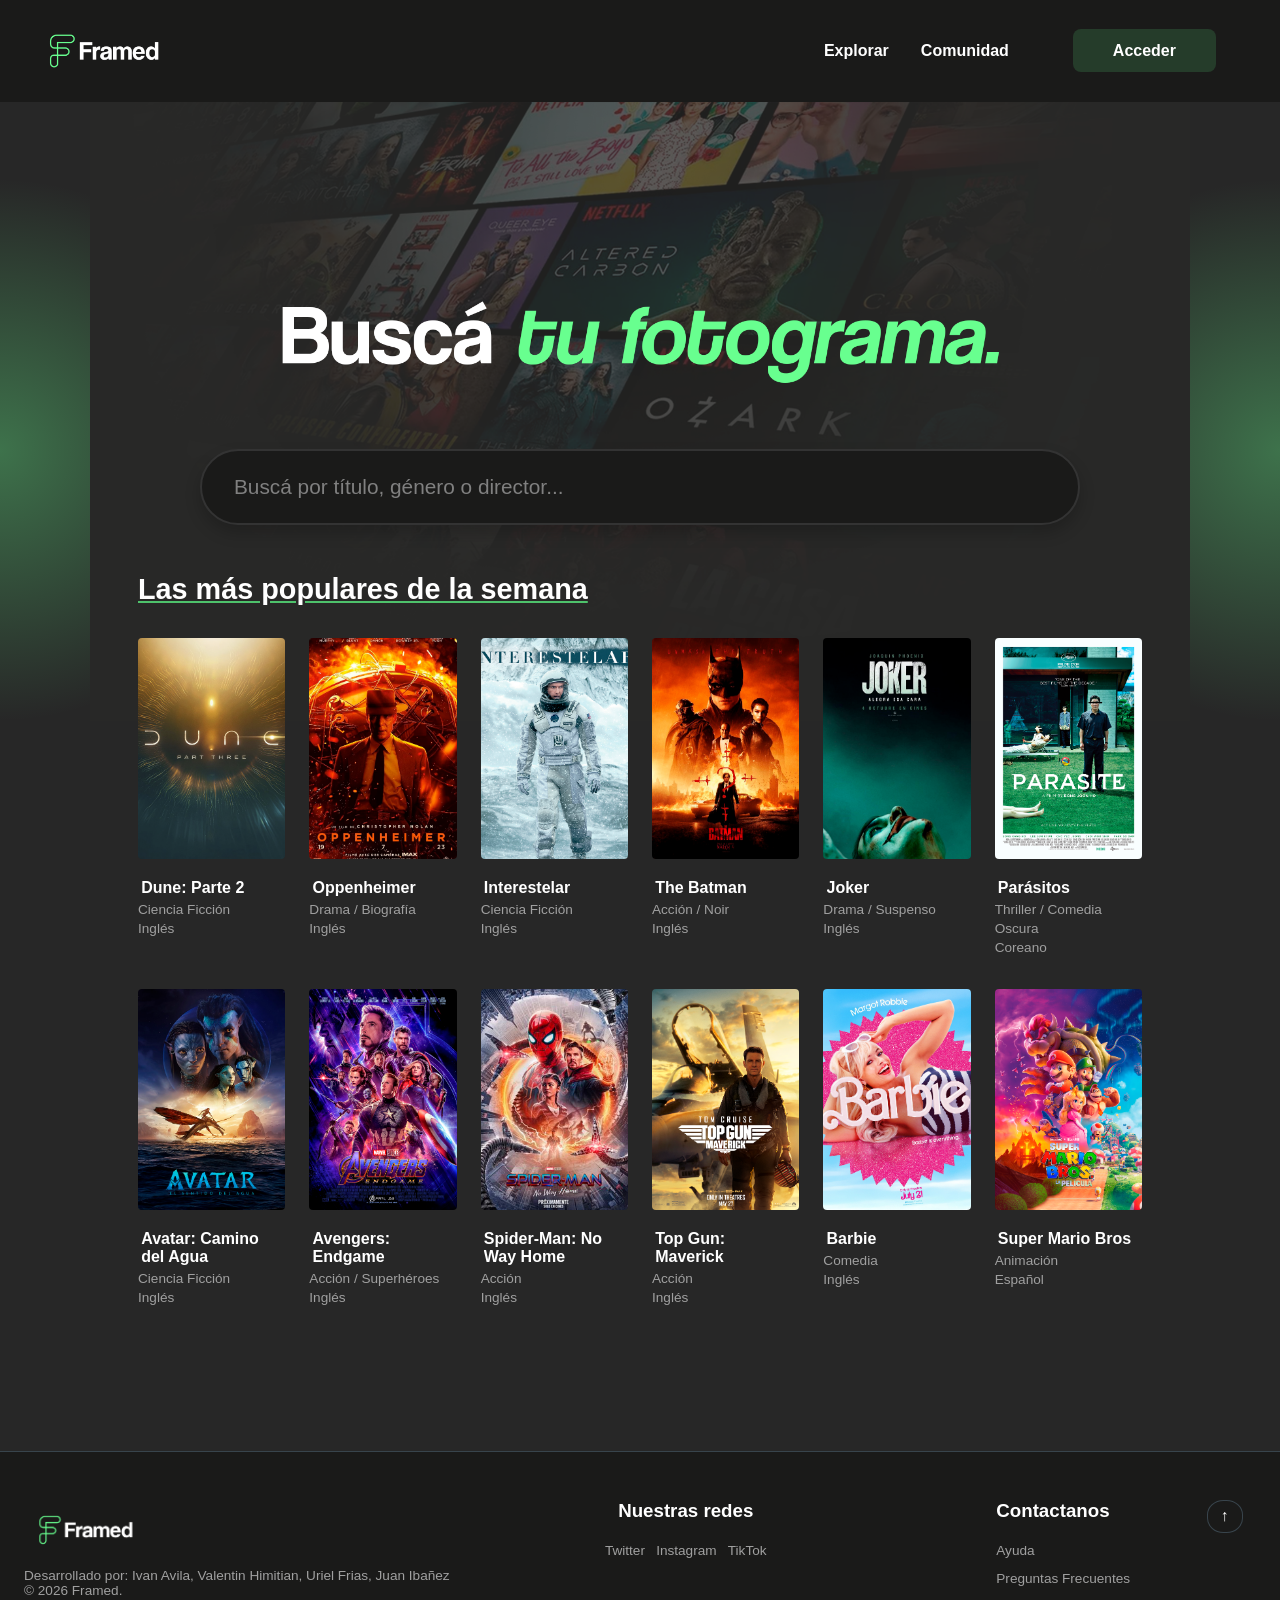
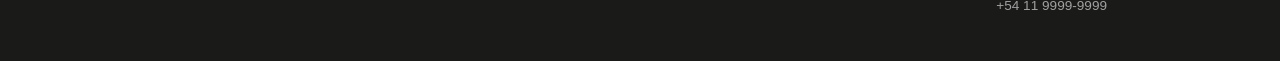
<file: pages/explorar.html>
<!DOCTYPE html>
<html lang="en">
<head>
    <meta charset="UTF-8">
    <meta name="viewport" content="width=device-width, initial-scale=1.0">
    <title>Framed | Explorar Películas</title>

    <link rel="shortcut icon" href="../img/favicon - framed.png" type="image/x-icon" />
    <link rel="stylesheet" href="../style/style.css">
</head>
<body>

<main>
        <section class="carteleraMasVistas">
            <section class="hero-img">
            <img src="../img/BUSCA-TU-FOTOGRAMA.png" width="1100px" alt="Hero Image">
            </section>
            
            <div class="EXPLORAR-CONT">
                
                <div class="buscador-container">
                <input type="text" id="input-buscador" placeholder="Buscá por título, género o director..." autocomplete="off">
            </div>

            <div id="contenedor-resultados" style="display: none;">
                <h2 style="color: #68ff8f;">Resultados:</h2>
                <div class="grid-peliculas" id="grid-resultados">
                    </div>
            </div>

            <div id="seccion-recomendadas">
                <h2 style="margin-top: 2rem;">Las más populares de la semana</h2>
                
                <div class="grid-peliculas">
                    <div class="peliculaCartelera">
                        <div class="poster-wrapper">
                            <a href="../pages/detalle-peli.html?id=dune2"><img src="../img/dune2.png" alt="Dune 2"></a>
                        </div>
                        <h3>Dune: Parte 2</h3>
                        <p class="info-genero">Ciencia Ficción</p>
                        <p class="info-idioma">Inglés</p>
                    </div>
                    <div class="peliculaCartelera">
                        <div class="poster-wrapper">
                            <a href="../pages/detalle-peli.html?id=oppenheimer"><img src="../img/oppenheimer.png" alt="Oppenheimer"></a>
                        </div>
                        <h3>Oppenheimer</h3>
                        <p class="info-genero">Drama / Biografía</p>
                        <p class="info-idioma">Inglés</p>
                    </div>
                    <div class="peliculaCartelera">
                        <div class="poster-wrapper">
                            <a href="../pages/detalle-peli.html?id=interstellar"><img src="../img/interstellar.png" alt="Interestelar"></a>
                        </div>
                        <h3>Interestelar</h3>
                        <p class="info-genero">Ciencia Ficción</p>
                        <p class="info-idioma">Inglés</p>
                    </div>
                    <div class="peliculaCartelera">
                        <div class="poster-wrapper">
                            <a href="../pages/detalle-peli.html?id=batman"><img src="../img/batman.png" alt="The Batman"></a>
                        </div>
                        <h3>The Batman</h3>
                        <p class="info-genero">Acción / Noir</p>
                        <p class="info-idioma">Inglés</p>
                    </div>
                    <div class="peliculaCartelera">
                        <div class="poster-wrapper">
                            <a href="../pages/detalle-peli.html?id=joker"><img src="../img/joker.png" alt="Joker"></a>
                        </div>
                        <h3>Joker</h3>
                        <p class="info-genero">Drama / Suspenso</p>
                        <p class="info-idioma">Inglés</p>
                    </div>
                    <div class="peliculaCartelera">
                        <div class="poster-wrapper">
                            <a href="../pages/detalle-peli.html?id=parasite"><img src="../img/parasite.png" alt="Parásitos"></a>
                        </div>
                        <h3>Parásitos</h3>
                        <p class="info-genero">Thriller / Comedia Oscura</p>
                        <p class="info-idioma">Coreano</p>
                    </div>
                </div>

                <div class="grid-peliculas">
                    <div class="peliculaCartelera">
                        <div class="poster-wrapper">
                            <a href="../pages/detalle-peli.html?id=avatar2"><img src="../img/avatar2.png" alt="Avatar"></a>
                        </div>
                        <h3>Avatar: Camino del Agua</h3>
                        <p class="info-genero">Ciencia Ficción</p>
                        <p class="info-idioma">Inglés</p>
                    </div>
                    <div class="peliculaCartelera">
                        <div class="poster-wrapper">
                            <a href="../pages/detalle-peli.html?id=avengers"><img src="../img/avengers.png" alt="Avengers Endgame"></a>
                        </div>
                        <h3>Avengers: Endgame</h3>
                        <p class="info-genero">Acción / Superhéroes</p>
                        <p class="info-idioma">Inglés</p>
                    </div>
                    <div class="peliculaCartelera">
                        <div class="poster-wrapper">
                            <a href="../pages/detalle-peli.html?id=spiderman"><img src="../img/spiderman.png" alt="Spider-Man"></a>
                        </div>
                        <h3>Spider-Man: No Way Home</h3>
                        <p class="info-genero">Acción</p>
                        <p class="info-idioma">Inglés</p>
                    </div>
                    <div class="peliculaCartelera">
                        <div class="poster-wrapper">
                            <a href="../pages/detalle-peli.html?id=topgun"><img src="../img/topgun.png" alt="Top Gun Maverick"></a>
                        </div>
                        <h3>Top Gun: Maverick</h3>
                        <p class="info-genero">Acción</p>
                        <p class="info-idioma">Inglés</p>
                    </div>
                    <div class="peliculaCartelera">
                        <div class="poster-wrapper">
                            <a href="../pages/detalle-peli.html?id=barbie"><img src="../img/barbie.png" alt="Barbie"></a>
                        </div>
                        <h3>Barbie</h3>
                        <p class="info-genero">Comedia</p>
                        <p class="info-idioma">Inglés</p>
                    </div>
                    <div class="peliculaCartelera">
                        <div class="poster-wrapper">
                            <a href="../pages/detalle-peli.html?id=mario"><img src="../img/mario.png" alt="Super Mario"></a>
                        </div>
                        <h3>Super Mario Bros</h3>
                        <p class="info-genero">Animación</p>
                        <p class="info-idioma">Español</p>
                    </div>
                </div>
            </div>
        </div>
    </section>
    </main>

    <script type="module" src="../script/explorar.js"></script>

</body>
</html>
</file>
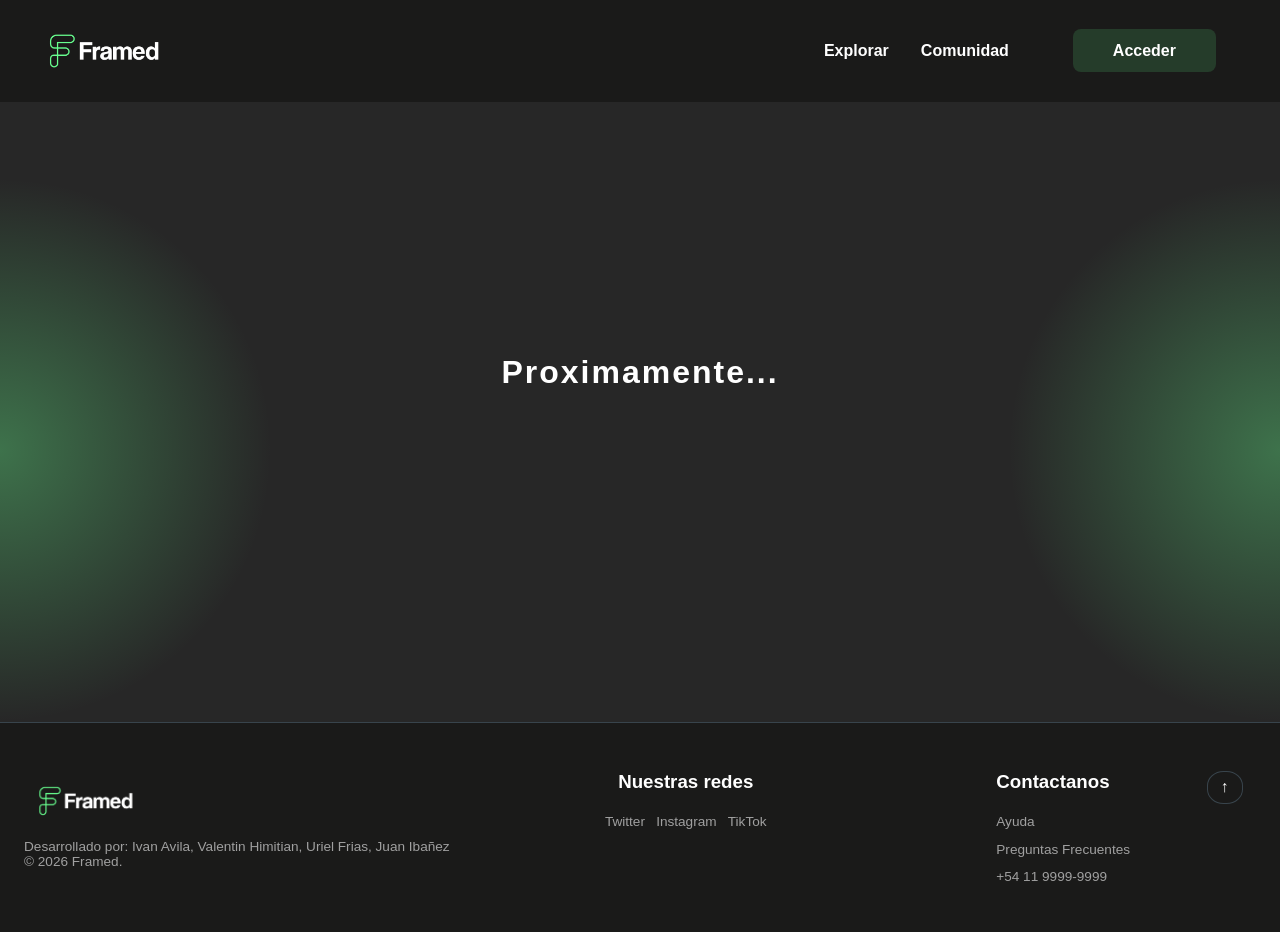
<file: pages/faq.html>
<!DOCTYPE html>
<html lang="en">
<head>
    <meta charset="UTF-8">
    <meta name="viewport" content="width=device-width, initial-scale=1.0">
    <title>Framed | Red social y diario de cine</title>

    <link rel="shortcut icon" href="../img/favicon - framed.png" type="image/x-icon" />

    <link rel="stylesheet" href="../style/style.css">
</head>
<body>

 <!-- <header>
    <nav class="navbar">
        <div class="logo">
            <a href="../index.html"><img src="../img/LOGO-FRAMED.png" alt="Framed Logo"></a>
        </div>

        <input type="checkbox" id="check" style="display: none;">
        
        <label for="check" class="menu-toggle">
            <span class="bar"></span>
            <span class="bar"></span>
                <span class="bar"></span>
            </label>

        <ul class="nav-links">
            <li><a href="../pages/explorar.html">Explorar</a></li>
            <li><a href="../pages/diario.html">Diario</a></li>
            <li><a href="../pages/comunidad.html">Comunidad</a></li>
            <li><a href="../pages/perfil.html">Perfil prueba</a></li>
            <li class="btn-mobile"><a href="../pages/login.html" class="btn-acceder">Acceder</a></li>
        </ul>
    </nav>
</header> -->

    <main>

            <div class="cartel-aviso">
                <h1>Proximamente...</h1>
            </div>
   
    </main>


<!-- <footer class="main-footer">
        <div class="footer-container"> -->

            <!-- IZQUIERDA-->
            <!-- <div class="footer-left">
                <a href="../index.html">
                    <img src="../img/LOGO-FRAMED.png" alt="Framed Logo" class="footer-logo">
                </a>

                <div class="team-info">
                    <p>Desarrollado por: Ivan Avila, Valentin Himitian,
                        Uriel Frias, Juan Ibañez</p>
                    <p class="copyright">&copy; 2026 Framed.</p>
                </div>
            </div> -->

            <!-- CENTRO -->
            <!-- <div class="footer-center">
                <h3>Nuestras redes</h3>

                <div class="social-contact">
                    <a href="https://twitter.com/framed" target="_blank">Twitter</a>
                    <a href="https://instagram.com/framed" target="_blank">Instagram</a>
                    <a href="#" target="_blank">TikTok</a>
                </div>
            </div> -->

            <!-- DERECHA -->
            <!-- <div class="footer-right">
                <h3>Contactanos</h3>
                <a href="#">Ayuda</a>
                <a href="./pages/faq.html">Preguntas Frecuentes</a>
                <a href="https://wa.me/541199999999" target="_blank" class="phone-link">+54 11 9999-9999</a>
            </div>

            <a href="#" class="btn-subir">&uarr;</a>

        </div>
    </footer> -->

    <script type="module" src="../script/script-pages.js"></script>

</body>
</html>
</file>
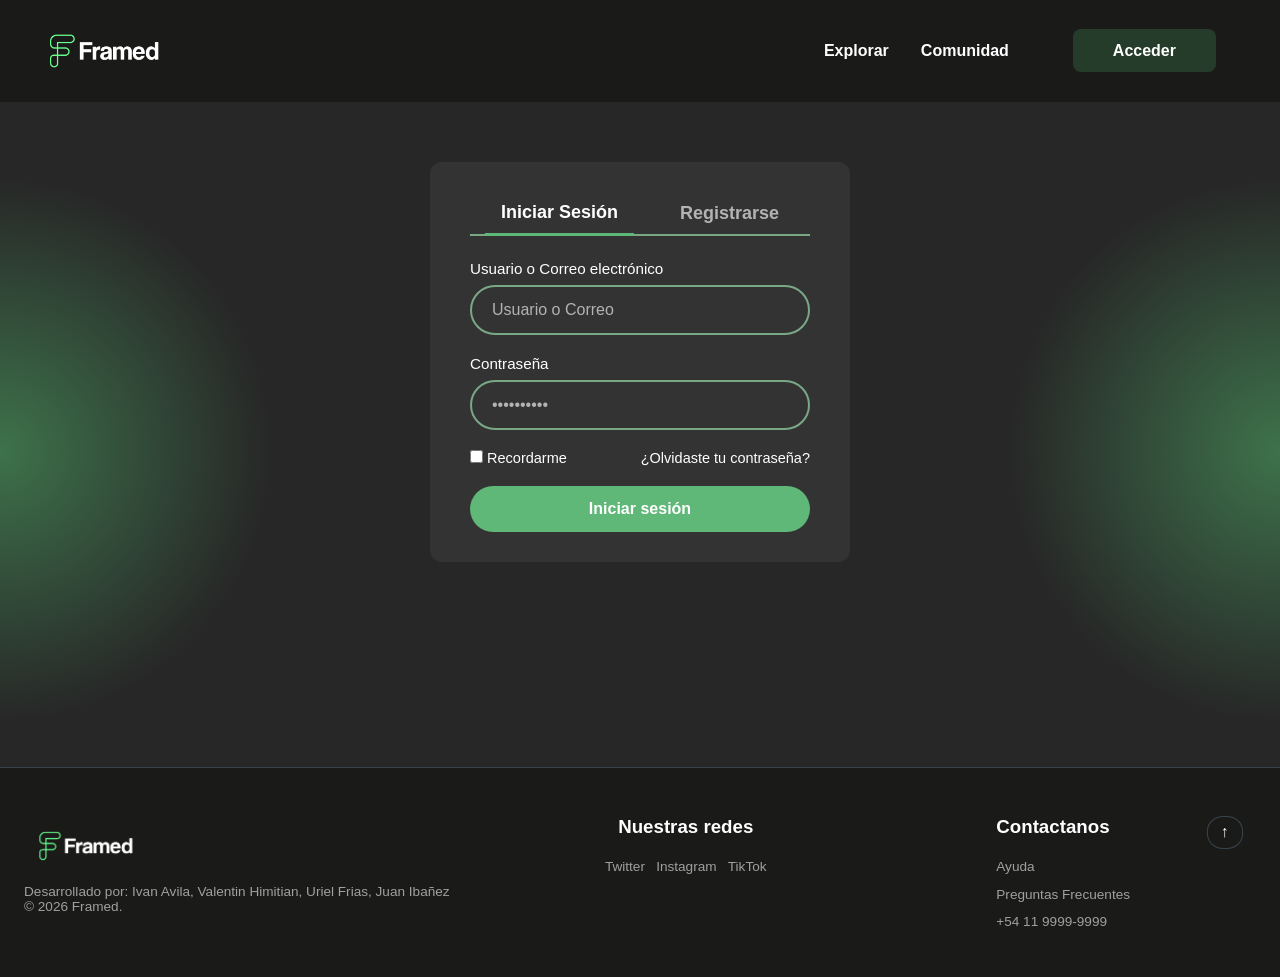
<file: pages/login.html>
<!DOCTYPE html>
<html lang="en">

<head>
    <meta charset="UTF-8">
    <meta name="viewport" content="width=device-width, initial-scale=1.0">
    <title>Framed | Red social y diario de cine</title>

    <link rel="shortcut icon" href="../img/favicon - framed.png" type="image/x-icon" />
    <!-- <link rel="stylesheet" href="../style/registrar.css"> -->
    <link rel="stylesheet" href="../style/style.css">
    <link rel="stylesheet" href="../style/formularios.css">
    <link rel="stylesheet" href="../style/modal.css">
</head>

<body>

    <!-- <header>
        <nav class="navbar">
            <div class="logo">
                <a href="../index.html"><img src="../img/LOGO-FRAMED.png" alt="Framed Logo"></a>
            </div>
            <ul class="nav-links">
                <li><a href="./explorar.html">Explorar</a></li>
                <li><a href="./diario.html">Diario</a></li>
                <li><a href="./comunidad.html">Comunidad</a></li>
                <li><a href="./perfil.html">Perfil</a></li>
            </ul>
        </nav>
    </header> -->

    <main class="login-container" id="contenedor-formularios">

    </main>

    <!-- <main class="login-container">
        <form class="caja-login">
            <h2>Inicia sesión en Framed</h2>

            <label for="usuario o email" class="campo-formulario">
                <input id="usuario o email" type="text" placeholder="Usuario o Correo electrónico" title="Correo electrónico" required>
            </label>

            <label for="password" class="campo-formulario">
                <input id="password" type="password" placeholder="Contraseña"
                    pattern="(?=.*[a-z])(?=.*{A-Z})(?=.*[0-9])(?=.*[#$!%=]).{8,12}" title="Contraseña" required>
            </label>

            <div class="recordarme-recuperar-password">
                <label>
                    <input type="checkbox"> Recordarme
                </label>
                <a href="./olvidar-contrasenia.html">¿Olvidaste tu contraseña?</a>
            </div>

            <button type="submit" class="btn-loguear">Iniciar sesión</button>

            <div class="link-registrar">
                <p>No tienes una cuenta?
                    <a href="../pages/registrar.html">Registrarse</a>
                </p>
            </div>

        </form>

    </main> -->

    <!-- <footer class="main-footer">
        <div class="footer-container"> -->

    <!-- IZQUIERDA-->
    <!-- <div class="footer-left">
                <a href="./index.html">
                    <img src="../img/LOGO-FRAMED.png" alt="Framed Logo" class="footer-logo">
                </a>

                <div class="team-info">
                    <p>Desarrollado por: Ivan Avila, Valentin Himitian, Uriel Frias, Juan Ibañez</p>
                    <p class="copyright">&copy; 2026 Framed.</p>
                </div>
            </div> -->

    <!-- CENTRO -->
    <!-- <div class="footer-center">
                <h3>Nuestras redes</h3>

                <div class="social-contact">
                    <a href="https://twitter.com/framed" target="_blank">Twitter</a>
                    <a href="https://instagram.com/framed" target="_blank">Instagram</a>
                    <a href="#" target="_blank">TikTok</a>
                </div>
            </div> -->

    <!-- DERECHA -->
    <!-- <div class="footer-right">
                <h3>Contactanos</h3>
                <a href="#">Ayuda</a>
                <a href="./pages/faq.html">Preguntas Frecuentes</a>
                <a href="https://wa.me/541199999999" target="_blank" class="phone-link">+54 11 9999-9999</a>
            </div>

            <a href="#" class="btn-subir">&uarr;</a>

        </div>
    </footer> -->

    <script type="module" src="../script/script-pages.js"></script>

</body>

</html>
</file>
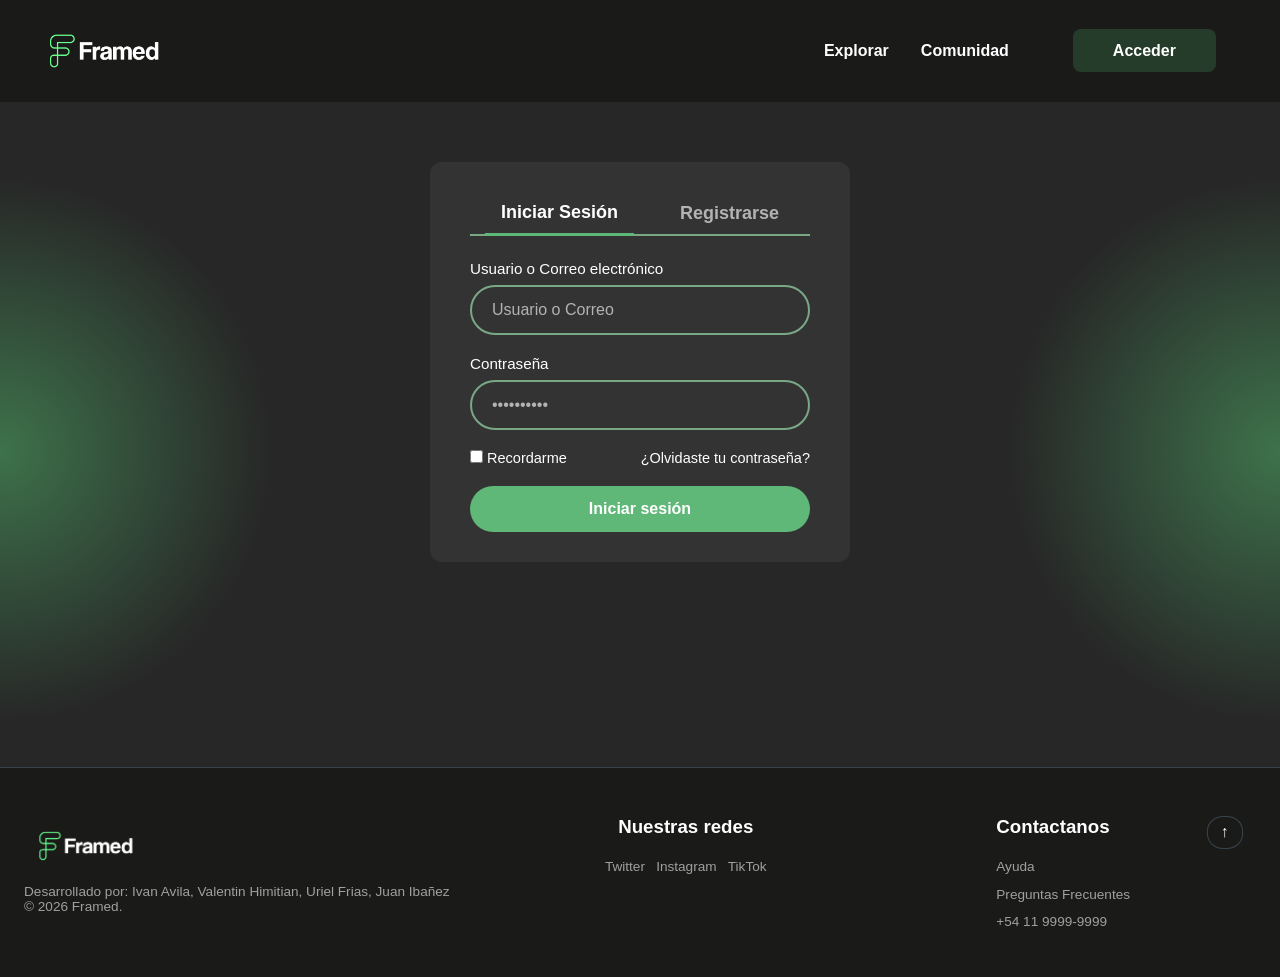
<file: pages/nueva-contrasenia.html>
<!DOCTYPE html>
<html lang="en">

<head>
    <meta charset="UTF-8">
    <meta name="viewport" content="width=device-width, initial-scale=1.0">
    <title>Document</title>
    <link rel="stylesheet" href="../style/login.css">
    <link rel="stylesheet" href="../style/style.css">
     <link rel="stylesheet" href="../style/modal.css">
</head>

<body>

    <!-- <header>
        <nav class="navbar">
            <div class="logo">
                <a href="../index.html"><img src="../img/LOGO-FRAMED.png" alt="Framed Logo"></a>
            </div>
            <ul class="nav-links">
                <li><a href="./explorar.html">Explorar</a></li>
                <li><a href="./diario.html">Diario</a></li>
                <li><a href="./comunidad.html">Comunidad</a></li>
                <li><a href="./login.html">Iniciar Sesión / Registrarse</a></li>
                <li><a href="./perfil.html">Perfil</a></li>
            </ul>
        </nav>
    </header> -->
<main id="contenedor-formularios" class="login-container"></main>
        <!-- <main class="login-container">

            <form class="caja-login">

                <h2>Crear nueva contraseña</h2>

                <label class="campo-formulario">
                    <input type="password" placeholder="Nueva contraseña" title="Nueva contraseña" required>
                </label>

                <label class="campo-formulario">
                    <input type="password" placeholder="Repetir nueva contraseña" title="Repetir contraseña" required>
                </label>

                <a href="../pages/login.html" class="btn-loguear">Cambiar contraseña</a>

            </form>

        </main> -->

    <!-- <footer class="main-footer">
        <div class="footer-container"> -->

            <!-- IZQUIERDA-->
            <!-- <div class="footer-left">
                <a href="../index.html">
                    <img src="../img/LOGO-FRAMED.png" alt="Framed Logo" class="footer-logo">
                </a>

                <div class="team-info">
                    <p>Desarrollado por: Ivan Avila, Valentin Himitian,
                        Uriel Frias, Juan Ibañez</p>
                    <p class="copyright">&copy; 2026 Framed.</p>
                </div>
            </div> -->

            <!-- CENTRO -->
            <!-- <div class="footer-center">
                <h3>Nuestras redes</h3>

                <div class="social-contact">
                    <a href="https://twitter.com/framed" target="_blank">Twitter</a>
                    <a href="https://instagram.com/framed" target="_blank">Instagram</a>
                    <a href="#" target="_blank">TikTok</a>
                </div>
            </div> -->

            <!-- DERECHA -->
            <!-- <div class="footer-right">
                <h3>Contactanos</h3>
                <a href="#">Ayuda</a>
                <a href="./pages/faq.html">Preguntas Frecuentes</a>
                <a href="https://wa.me/541199999999" target="_blank" class="phone-link">+54 11 9999-9999</a>
            </div>

            <a href="#" class="btn-subir">&uarr;</a>

        </div>
    </footer> -->

    <script type="module" src="../script/script-pages.js"></script>


</body>

</html>
</file>
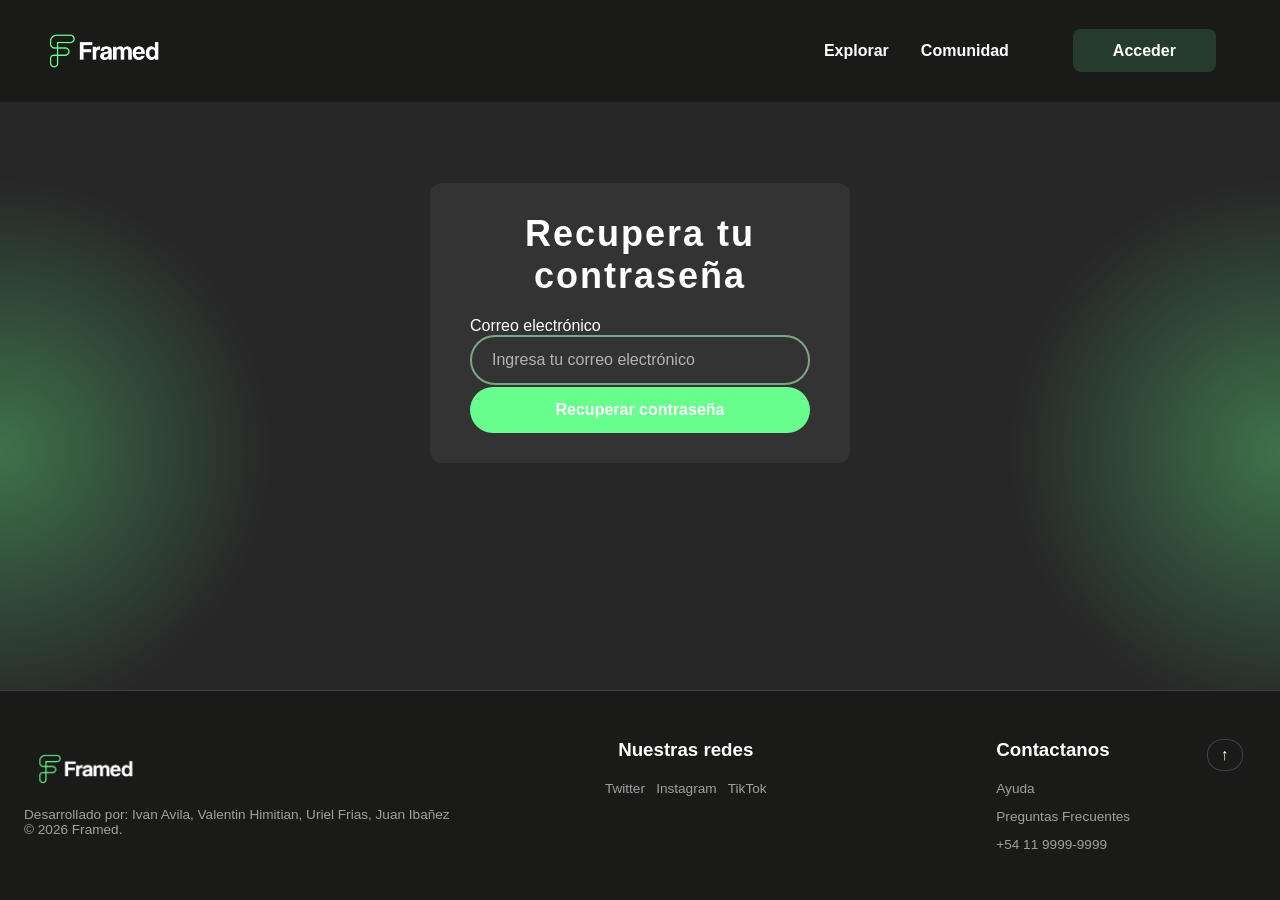
<file: pages/olvidar-contrasenia.html>
<!DOCTYPE html>
<html lang="en">

<head>
    <meta charset="UTF-8">
    <meta name="viewport" content="width=device-width, initial-scale=1.0">
    <title>Recuperar Contraseña</title>
    <link rel="shortcut icon" href="../img/favicon - framed.png" type="image/x-icon" />
    <link rel="stylesheet" href="../style/style.css">
    <link rel="stylesheet" href="../style/login.css">
    <link rel="stylesheet" href="../style/olvidar-contrasenia.css">
    <link rel="stylesheet" href="../style/modal.css">
</head>

<body>
    <!-- <header>
        <nav class="navbar">
            <div class="logo">
                <a href="../index.html"><img src="../img/LOGO-FRAMED.png" alt="Framed Logo"></a>
            </div>
        </nav>
    </header> -->
<main id="contenedor-formularios" class="login-container"></main>
    <!-- <main class="login-container">

        <form class="caja-login" action="#modalConfirmacion">

            <h2>Recupera tu contraseña</h2>

            <label class="campo-formulario">
                <input type="email" placeholder="Ingresa tu correo electrónico" title="Correo electrónico" required>
            </label>

            <button type="submit" class="btn-loguear">Recuperar contraseña</button>

            <div id="modalConfirmacion" class="superposicion-modal">
                <div class="tarjeta-modal">
                    <h2>¿Quieres continuar?</h2>
                    <p>Se envio un correo de recuperación a tu bandeja de entrada.</p>

                    <a href="./nueva-contrasenia.html" class="btn-loguear btn-modal">Aceptar</a>
                </div>
            </div>

        </form>

    </main> -->



    <!-- <footer class="main-footer">
        <div class="footer-container"> -->

            <!-- IZQUIERDA-->
            <!-- <div class="footer-left">
                <a href="../index.html">
                    <img src="../img/LOGO-FRAMED.png" alt="Framed Logo" class="footer-logo">
                </a>

                <div class="team-info">
                    <p>Desarrollado por: Ivan Avila, Valentin Himitian,
                        Uriel Frias, Juan Ibañez</p>
                    <p class="copyright">&copy; 2026 Framed.</p>
                </div>
            </div> -->

            <!-- CENTRO -->
            <!-- <div class="footer-center">
                <h3>Nuestras redes</h3>

                <div class="social-contact">
                    <a href="https://twitter.com/framed" target="_blank">Twitter</a>
                    <a href="https://instagram.com/framed" target="_blank">Instagram</a>
                    <a href="#" target="_blank">TikTok</a>
                </div>
            </div> -->

            <!-- DERECHA -->
            <!-- <div class="footer-right">
                <h3>Contactanos</h3>
                <a href="#">Ayuda</a>
                <a href="./pages/faq.html">Preguntas Frecuentes</a>
                <a href="https://wa.me/541199999999" target="_blank" class="phone-link">+54 11 9999-9999</a>
            </div>

            <a href="#" class="btn-subir">&uarr;</a>

        </div>
    </footer> -->

    <script type="module" src="../script/script-pages.js"></script>

</body>

</html>
</file>
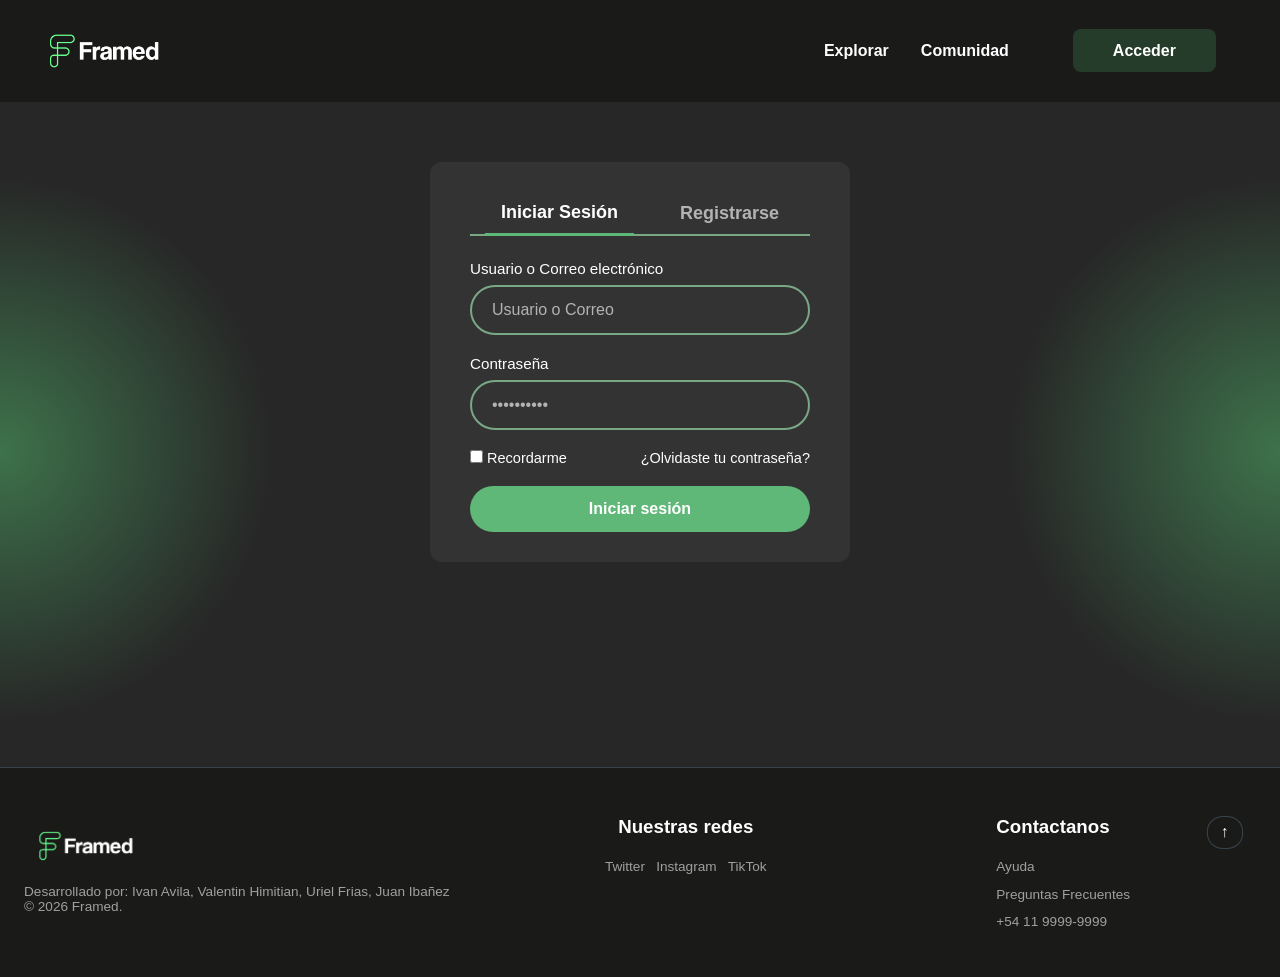
<file: pages/registrar.html>
<!DOCTYPE html>
<html lang="en">

<head>
    <meta charset="UTF-8">
    <meta name="viewport" content="width=device-width, initial-scale=1.0">
    <title>Framed | Red social y diario de cine</title>

    <link rel="shortcut icon" href="../img/favicon - framed.png" type="image/x-icon" />

    <link rel="stylesheet" href="../style/style.css">
    <!-- <link rel="stylesheet" href="../style/registrar.css"> -->
    <link rel="stylesheet" href="../style/formularios.css">
    <link rel="stylesheet" href="../style/modal.css">
</head>

<body>

    <!-- <header>
        <nav class="navbar">
            <div class="logo">
                <a href="../index.html"><img src="../img/LOGO-FRAMED.png" alt="Framed Logo"></a>
            </div>
            <ul class="nav-links">
                <li><a href="./explorar.html">Explorar</a></li>
                <li><a href="./diario.html">Diario</a></li>
                <li><a href="./comunidad.html">Comunidad</a></li>
                <li><a href="./perfil.html">Perfil</a></li>
            </ul>
        </nav>
    </header> -->

    <main class="login-container" id="contenedor-formularios">

    </main>

    <!-- <main class="registrar-container">
        <form class="caja-registrar">
            <h2>Empieza a usar Framed</h2>
            <p class="bienvenida">Crea una cuenta para conectar con amigos y comunidades de personas que comparten tus
                intereses.</p>

            <label for="nombre" class="campo-formulario">
                <input id="nombre" type="text" placeholder="Nombre completo" pattern="[a-zA-Z]+" title="Nombre"
                    required>
            </label>

            <label for="usuario" class="campo-formulario">
                <input id="usuario" type="text" placeholder="Nombre de usuario" pattern="[a-zA-Z]+" title="Nombre de usuario"
                    required>
            </label>

            <label for="email" class="campo-formulario">
                <input id="email" type="email" placeholder="Correo electrónico" title="Correo electrónico" required>
            </label>

            <label for="password" class="campo-formulario">
                <input id="password" type="password" placeholder="Contraseña"
                    pattern="(?=.*[a-z])(?=.*[A-Z])(?=.*[0-9])(?=.*[#$!%=]).{8,12}" title="Contrasenia" required>
            </label>

            <label for="password2" class="campo-formulario">
                <input id="password2" type="password" placeholder="Confirmar contraseña"
                    pattern="(?=.*[a-z])(?=.*[A-Z])(?=.*[0-9])(?=.*[#$!%=]).{8,12}" title="Contrasenia repetida"
                    required>
            </label>

            <div class="terminos-condiciones">
                <label class="campo-checkbox">
                    <input type="checkbox" required> Acepto los términos y condiciones
                </label>
            </div>

            <button type="submit" class="btn-registrar">Crear cuenta</button>

            <div class="link-login">
                <p>¿Ya tienes una cuenta?
                    <a href="../pages/login.html">Iniciar Sesión</a>
                </p>
            </div>
        </form>

    </main> -->

    <!-- <footer class="main-footer">
        <div class="footer-container"> -->

    <!-- IZQUIERDA-->
    <!-- <div class="footer-left">
                <a href="../index.html">
                    <img src="../img/LOGO-FRAMED.png" alt="Framed Logo" class="footer-logo">
                </a>

                <div class="team-info">
                    <p>Desarrollado por: Ivan Avila, Valentin Himitian,
                        Uriel Frias, Juan Ibañez</p>
                    <p class="copyright">&copy; 2026 Framed.</p>
                </div>
            </div> -->

    <!-- CENTRO -->
    <!-- <div class="footer-center">
                <h3>Nuestras redes</h3>

                <div class="social-contact">
                    <a href="https://twitter.com/framed" target="_blank">Twitter</a>
                    <a href="https://instagram.com/framed" target="_blank">Instagram</a>
                    <a href="#" target="_blank">TikTok</a>
                </div>
            </div> -->

    <!-- DERECHA -->
    <!-- <div class="footer-right">
                <h3>Contactanos</h3>
                <a href="#">Ayuda</a>
                <a href="./pages/faq.html">Preguntas Frecuentes</a>
                <a href="https://wa.me/541199999999" target="_blank" class="phone-link">+54 11 9999-9999</a>
            </div>

            <a href="#" class="btn-subir">&uarr;</a>

        </div>
    </footer> -->

    <script type="module" src="../script/script-pages.js"></script>


</body>

</html>
</file>
<file: style/style.css>
html {
    scroll-behavior: smooth;
}

:root {
    --transicion: 0.3s ease;
    --color-borde: #7aa887;
    --color-texto-principal: #ffffff;
    --color-texto-secundario: #b3b3b3;
    --transicion: 0.3s ease;
    --fuente-texto: Arial;
    --color-caja: #333333;
    --color-boton: #68ff8f;
}

* {
    margin: 0;
    padding: 0;
    box-sizing: border-box;
    font-family: 'MiFuente', sans-serif;
}

body {
    min-height: 100vh;
    background-color: #272727;
    color: #ffffff;

    background-image:
        radial-gradient(circle at 0% 50%, rgba(104, 255, 143, 0.35) 0%, transparent 20%),
        radial-gradient(circle at 100% 50%, rgba(104, 255, 143, 0.35) 0%, transparent 20%);
    background-attachment: fixed;
    display: flex;
    flex-direction: column;
    width: 100%;
}

.cartel-aviso {
    display: flex;
    align-items: center;
    justify-content: center;
    height: 60vh;
}

.cartel-aviso h1 {
    text-align: center;
    color: #ffffff;
    font-weight: 600;
    font-size: 2rem;
    letter-spacing: 0.125rem;
}

main {
    flex: 1;
}

.logo {
    flex: 1;
    display: flex;
    align-items: center;
}

.logo img {
    height: 4.375rem;
    width: auto;
    display: block;
}

.nav-links {
    display: flex;
    list-style: none;
    gap: 2rem;
}

.nav-links a {
    color: #ffffff;
    text-decoration: none;
    font-family: sans-serif;
    font-weight: bold;
    font-size: 1rem;
    transition: color 0.3s ease;
}

.nav-links a:hover {
    color: #68ff8f;
    border-bottom: 0.125rem solid #68ff8f;
}

.hero-img {
    display: flex;
    align-items: center;
    justify-content: center;
    width: 100%;
    height: auto;
}

.btn-acceder {
    text-decoration: none;
    color: var(--color-texto-principal);
    padding: 0.8rem 2.5rem;
    margin: 2rem;
    background-color: rgba(104, 255, 143, 0.15);
    border-radius: 0.5rem;
    
    font-family: sans-serif;
    font-weight: bold;
    font-size: 1rem;
}

.nav-links .btn-acceder:hover {
    background-color: var(--color-boton);
    transition: var(--transicion);
    color: var(--color-texto-principal);
}
.btn-cerrar-sesion {
    text-decoration: none;
    color: var(--color-texto-principal);
    padding: 0.8rem 2.5rem;
    margin: 2rem;
    background-color: rgba(255, 77, 77, 0.15); 
    border-radius: 0.5rem;
    font-family: sans-serif;
    font-weight: bold;
    font-size: 1rem;
    transition: var(--transicion);
}

.btn-cerrar-sesion:hover {
    background-color: #ff4d4d; 
    color: var(--color-texto-principal);
    transform: translateY(-2px); 
}
.btn-empieza {
    display: flex;
    justify-content: center;
    margin-top: -2rem;
}

.btn-empieza button {
    display: block;
    margin: 2rem auto;

    padding: 0.8rem 2.5rem;
    font-size: 1.2rem;
    font-weight: normal;
    text-transform: uppercase;
    letter-spacing: 0.125rem;
    border-radius: 0.25rem;
    cursor: pointer;
    text-decoration: none;
    border: 2px solid #68ff8f;
    background: none;

    font-family: 'MiFuente', sans-serif;

    color: #ffffff;
    background-color: #4ec26b;

    transition: all 0.3s ease-in-out;
}

.btn-empieza a {
    text-decoration: none;
}

.btn-empieza button:hover {
    background-color: #ffffff;
    color: #57df79;
    border-color: #ffffff;
}

.carteleraMasVistas {
    width: 100%;
    max-width: 68.75rem;
    margin: 4rem auto;
    padding: 0 1.5rem;
    margin-top: -0.01rem;
}

.carteleraMasVistas h2 {
    font-family: Verdana, Geneva, Tahoma, sans-serif;
    color: #ffffff;
    font-weight: 600;
    font-size: 1.8rem;
    margin-bottom: 2rem;
    text-decoration: underline;
    text-decoration-color: #4ec26b;
}

.grid-peliculas {
    display: grid;
    grid-template-columns: repeat(6, 1fr);
    gap: 1.5rem;
    width: 100%;
    margin-bottom: 2rem;
    justify-items: center;
}

.peliculaCartelera {
    display: flex;
    flex-direction: column;
    width: 100%;
}

.peliculaCartelera img {
    width: 100%;
    height: auto;
    aspect-ratio: 2 / 3;
    object-fit: cover;
    border-radius: 0.25rem;
    margin-bottom: 0.8rem;
    cursor: pointer;
    transition: transform 0.2s ease-in-out;
}

.peliculaCartelera img:hover {
    transform: scale(1.1);
}

.contenedor-perfil, .perfil-layout h3 {
    font-family: Arial, Helvetica, sans-serif;
}

.peliculaCartelera h3 {
    color: #ffffff;
    font-size: 1rem;
    font-weight: 600;
    margin: 0.2rem;
    white-space: wrap;
    overflow: hidden;
    text-overflow: ellipsis;
}

.peliculaCartelera p {
    font-family: sans-serif;
    font-size: 0.85rem;
    color: #a0a0a0;
    margin: 0;
    line-height: 1.4;
}

.caracteristicas-framed {
    width: 100%;
    max-width: 68.75rem;
    margin: 4rem auto;
    padding: 0 1.5rem;
}

.grid-features {
    display: grid;
    grid-template-columns: repeat(3, 1fr);
    gap: 1.5rem;
    width: 100%;
}

.feature-box {
    background-color: #464646d7;
    border-radius: 0.25rem;
    padding: 1.8rem;
    display: flex;
    align-items: flex-start;
    gap: 1.2rem;

    transition: transform 0.2s ease-in-out, box-shadow 0.2s ease-in-out;
}

.feature-icon {
    width: 3.125rem;
    height: auto;
    display: block;
    flex-shrink: 0;
}

.feature-box p {
    font-family: sans-serif;
    color: #ffffff;
    font-size: 0.95rem;
    line-height: 1.5;
    margin: 0;
}

.feature-box:hover {
    transform: scale(1.03);
    box-shadow: 0 0 1.25rem rgba(106, 255, 143, 0.575);
}

.destacada-semana {
    width: 100%;
    max-width: 68.75rem;
    margin: 4rem auto;
    padding: 0 1.5rem;
}

.destacada-semana h2 {
    font-family: Verdana, Geneva, Tahoma, sans-serif;
    color: #ffffff;
    font-weight: 600;
    font-size: 1.8rem;
    margin-bottom: 2rem;
    text-decoration: underline;
    text-decoration-color: #4ec26b;
}

.destacada-contenedor {
    display: flex;
    gap: 2rem;
}

.detalle-peli-container {
    display: flex;
    margin-top: 2rem;
}

.columna-video-detalle {
    position: relative;
    overflow: hidden;
    margin-top: -2rem;
}

.columna-video-detalle video {
    margin-top: -2rem;
    filter: blur(0.125rem);
    width: 100%;
    object-fit: cover;
    border-radius: 0.25rem;
    background-color: #000;
    display: block;

    -webkit-mask-image: linear-gradient(to bottom, transparent 0%, black 0%, black 35%, transparent 100%),
                        linear-gradient(to right, transparent 0%, black 0%, black 35%, transparent 100%);
    mask-image: linear-gradient(to bottom, transparent 0%, black 0%, black 35%, transparent 100%),
                linear-gradient(to right, transparent 0%, black 0%, black 35%, transparent 100%);

    -webkit-mask-composite: destination-in;
    mask-composite: intersect;
    opacity: 0.4;
}

.columna-video video {
    width: 100%;
    max-height: 25rem;
    object-fit: cover;
    border-radius: 0.25rem;
    background-color: #000;
    display: block;
    box-shadow: 0 0 4.375rem rgba(106, 255, 143, 0.219);
}

.info-pelicula {
    position: absolute;
    top: 0;
    left: 0;
    width: 100%;
    height: 100%;
    display: flex;
    justify-content: center;
    align-items: center;
    padding: 3rem;
    gap: 2rem;
    margin-top: -6rem;
    z-index: 2;
    color: white;
}

.portada-img {
    width: 23.75rem;
    border-radius: 0.5rem;
    box-shadow: 0 0.625rem 1.25rem rgba(0, 0, 0, 0.5);
}

.info-pelicula h4 {
    font-family: sans-serif;
    color: #bbbaba;
    font-size: 1rem;
    margin-top: 1em;
}

.texto-info {
    max-width: 50rem;
}

.texto-info p {
    font-size: 1.3rem;
    font-family: Arial, Helvetica, sans-serif;
    margin-top: 0.5rem;
}

.puntaje {
    color: #68ff8f;
    font-size: 1.2rem;
    margin: 0.5rem 0;
}

.contenedor-acciones {
    display: flex;
    gap: 1rem;
    margin: 1.5rem 0;
}

.btn-interaccion-img {
    background: transparent;
    border: none;
    cursor: pointer;
    padding: 0;
    transition: transform 0.2s;
}

.btn-interaccion-img img {
    width: 2.5rem;
    height: 2.5rem;
    object-fit: contain;
}

.btn-interaccion-img:hover {
    transform: scale(1.15);
}

.contenedor-plataformas {
    display: flex;
    gap: 1rem;
    align-items: center;
    margin-top: -1.5rem;
}

.contenedor-plataformas h5 {
    font-family: sans-serif;
    color: #ffffff;
    font-size: 0.9rem;
    margin: 0;
    opacity: 0.4;
}

.contenedor-plataformas img {
    height: 4.375rem;
    filter: grayscale(100%);
    transition: 0.3s;
    opacity: 0.4;
}

.contenedor-plataformas img:hover {
    filter: grayscale(0%);
    transform: scale(1.1);
    opacity: 1;
}

.video-info h3 {
    font-family: sans-serif;
    color: #ffffff;
    font-size: 1.2rem;
    margin: 1rem 0 0.2rem 0;
}

.video-info p {
    font-family: sans-serif;
    color: #a0a0a0;
    font-size: 0.9rem;
    margin: 0;
}

.columna-comentarios {
    width: 100%;
    max-width: 25rem;
    display: flex;
    flex-direction: column;
    gap: 1rem;
    justify-content: center;
    align-items: center;
}

.comentario-card {
    background-color: #464646d7;
    border-radius: 0.25rem;
    padding: 1rem;
}

.comentario-card span {
    color: #ffffff;
    font-family: sans-serif;
    font-weight: 600;
}

.comentario-header {
    display: flex;
    justify-content: space-between;
    margin-bottom: 0.5rem;
    font-family: sans-serif;
    font-size: 0.9rem;
}

.comentario-header .usuario {
    color: #ffffff;
    font-weight: 600;
}

.comentario-header .estrellas {
    color: #68ff8f;
}

.comentario-texto {
    font-family: sans-serif;
    color: #ffffff;
    font-size: 0.9rem;
    line-height: 1.4;
    margin: 0;
}

.comentarios-seccion {
    display: flex;
    justify-content: center;
    width: 100%;
    margin-top: -18rem;
}

.columna-comentarios2 {
    width: 100%;
    max-width: 75rem;
    display: flex;
    flex-direction: column;
    gap: 1rem;
    margin: 0 auto;
}

.columna-comentarios2 h2 {
    font-family: Verdana, Geneva, Tahoma, sans-serif;
    color: #ffffff;
    font-weight: 37.5rem;
    font-size: 1.5rem;
    margin-bottom: 0.5rem;
    text-decoration: underline;
    text-decoration-color: #4ec26b;
}

.comentario-card2 {
    background-color: #464646d7;
    border-radius: 0.25rem;
    padding: 1rem;
}

.comentario-card2 span {
    color: #ffffff;
    font-family: sans-serif;
    font-weight: 600;
}

.comentario-header2 {
    display: flex;
    justify-content: space-between;
    margin-bottom: 0.5rem;
    font-family: sans-serif;
    font-size: 0.9rem;
}

.comentario-header2 .usuario {
    color: #ffffff;
    font-weight: 600;
}

.comentario-header2 .estrellas {
    color: #68ff8f;
}

.comentario-texto2 {
    font-family: sans-serif;
    color: #ffffff;
    font-size: 0.9rem;
    line-height: 1.4;
    margin: 0;
}

.logos-pago {
    padding: 1em;
    display: grid;
    grid-template-columns: repeat(6, 1fr);
    gap: 1em;
    max-width: 50%;
    margin: 0 auto;
}

.logos-pago img {
    width: 100%;
    height: auto;
    border-radius: 0.5rem;
    opacity: 50%;
}

.main-footer {
    width: 100%;
    background-color: #1a1a19;
    padding: 3rem 0;
    margin-top: 5rem;
    border-top: 0.0625rem solid #38444c;
}

.footer-container {
    display: flex;
    justify-content: space-between;
    align-items: flex-start;
    width: 100%;
    margin: 0 auto;
    padding: 0 1.5rem;
    position: relative;
}

.footer-left {
    display: flex;
    flex-direction: column;
    gap: 0.5rem;
    align-items: flex-start;
    width: 35%;
}

.footer-center {
    display: flex;
    flex-direction: column;
    align-items: center;
    gap: 0.8rem;
    width: 25%;
}

.footer-right {
    align-items: flex-start;
    margin-left: 5rem;
}

.footer-center,
.footer-right {
    display: flex;
    flex-direction: column;
    gap: 0.8rem;
}

.footer-center h3,
.footer-right h3 {
    color: white;
    font-family: sans-serif;
    margin-bottom: 0.5rem;
}

.footer-right a {
    font-family: sans-serif;
    color: #a0a0a0;
    text-decoration: none;
    font-size: 0.85rem;
    transition: color 0.2s ease;
}

.footer-right a:hover {
    color: #68ff8f;
}

.footer-logo {
    height: 3.75rem;
    width: auto;
    display: block;
}

.team-info p {
    font-family: sans-serif;
    color: #a0a0a0;
    font-size: 0.85rem;
    margin: 0;
}

.team-info strong {
    color: #ffffff;
    font-weight: 600;
}

.copyright {
    color: #808080;
    margin-top: 0.2rem;
}

.footer-links {
    list-style: none;
    display: flex;
    gap: 1.2rem;
    padding: 0;
}

.footer-links a {
    font-family: sans-serif;
    color: #a0a0a0;
    text-decoration: none;
    font-size: 0.85rem;
    transition: color 0.2s ease;
    white-space: nowrap;
}

.footer-links a:hover {
    color: #68ff8f;
}

.social-contact {
    display: flex;
    flex-direction: row;
    gap: 0.7rem;
    align-items: center;
}

.social-contact a {
    font-family: sans-serif;
    color: #a0a0a0;
    text-decoration: none;
    font-size: 0.85rem;
    white-space: nowrap;
    transition: color 0.2s ease;
}

.social-contact a:hover {
    color: #68ff8f;
}

.btn-subir {
    color: #ffffff;
    text-decoration: none;
    letter-spacing: 0.0625rem;
    border: 0.0625rem solid #38444c;
    padding: 0.4rem 0.8rem;
    border-radius: 45%;
    white-space: nowrap;
    transition: all 0.2s ease;
    margin-right: 0.8rem;
    display: block;
}

.btn-subir:hover {
    border-color: #68ff8f;
    color: #68ff8f;
    background-color: rgba(104, 255, 143, 0.05);
}

.contenedor-perfil {
    display: flex;
    justify-content: space-between;
    align-items: center;
    background-color: #1a1a19;
    border-radius: 0.75rem;
    padding: 1.25rem;
    max-width: 60.625rem;
    margin: 1.25rem auto;
    font-family: sans-serif;
}

.informacion-perfil {
    display: flex;
    align-items: center;
    gap: 1.25rem;
}

.foto-perfil img {
    width: 6.25rem;
    height: 6.25rem;
    border-radius: 0.5rem;
    object-fit: cover;
    border: 0.125rem solid #ccc;
}

.descripcion-perfil h2 {
    margin: 0 0 0.3125rem 0;
    font-size: 1.5rem;
    color: #ffffff;
    font-family: Arial, Helvetica, sans-serif;
}

.descripcion-perfil h3 {
    margin: 0;
    display: inline-block;
    font-family: Arial, Helvetica, sans-serif;
    font-size: medium;
    color: #68ff8e75;
}

.descripcion-perfil p {
    margin: 0.625rem 0 0 0;
    color: #666;
    max-width: 25rem;
}

.opciones-perfil {
    display: flex;
    flex-direction: column;
    align-items: flex-end;
    gap: 0.625rem;
}

.botones-container {
    display: flex;
    gap: 0.8rem;
    align-items: center;
}

.btn-editar,
.btn-mas {
    background-color: transparent;
    border: 0.0625rem solid #4ec26b;
    color: #4ec26b;
    padding: 0.4rem 1rem;
    border-radius: 0.375rem;
    cursor: pointer;
    font-size: 0.9rem;
    font-weight: 600;
    font-family: Arial, Helvetica, sans-serif;
    transition: all 0.3s ease-in-out;
}

.btn-editar:hover,
.btn-mas:hover {
    background-color: #4ec26b;
    color: #1e1e1e;
}

.dropdown {
    position: relative;
    display: inline-block;
}

.dropdown-content {
    display: none;
    position: absolute;
    top: 100%;
    right: 0;
    background-color: #ffffff;
    min-width: 180px;
    border-radius: 0.375rem;
    box-shadow: 0 0.5rem 1rem 0 rgba(0,0,0,0.2);
    z-index: 10;
    padding: 0.5rem 0;
    margin: 0;
}

.dropdown-content a {
    color: #1e1e1e;
    padding: 0.625rem 1rem;
    text-decoration: none;
    display: block;
    font-size: 0.9rem;
    font-weight: 500;
    font-family: Arial, Helvetica, sans-serif;
}

.dropdown-content a:hover {
    background-color: #f1f1f1;
}

.dropdown:hover .dropdown-content {
    display: block;
}

.texto-nivel {
    color: #555555;
    margin: 0;
    font-weight: bold;
}

.perfil-layout {
    display: grid;
    grid-template-columns: 1fr 18.75rem;
    gap: 2rem;
    max-width: 62.5rem;
    margin: 2rem auto;
    padding: 0 1rem;
    color: #ffffff;
}

.titulo-seccion {
    font-size: 1.2rem;
    font-weight: 600;
    margin-bottom: 1rem;
    border-bottom: 0.0625rem solid #333;
    padding-bottom: 0.5rem;
    font-family: Arial, Helvetica, sans-serif;
}

.bloque-seccion {
    margin-bottom: 2.5rem;
}

.estrellas {
    color: #4ec26b;
    font-size: 0.9rem;
}

.tarjeta-resena {
    display: flex;
    background-color: #1e1e1e;
    border-radius: 0.75rem;
    padding: 1.5rem;
    gap: 1.5rem;
}

.tarjeta-resena img {
    width: 12.5rem;
    height: auto;
    border-radius: 0.5rem;
    object-fit: cover;
}

.poster-peli {
    width: 7.5rem;
    height: auto;
    border-radius: 0.5rem;
    object-fit: cover;
}

.resena-info {
    display: flex;
    flex-direction: column;
}

.resena-header {
    margin-bottom: 1rem;
}

.resena-header h3 {
    margin: 0 0 0.2rem 0;
    font-size: 1.3rem;
}

.resena-texto {
    color: #b3b3b3;
    font-size: 0.95rem;
    line-height: 1.5;
    margin: 0;
}

.header-con-boton {
    display: flex;
    justify-content: space-between;
    align-items: center;
    border-bottom: 0.0625rem solid #333;
    margin-bottom: 1rem;
}

.header-con-boton .titulo-seccion {
    border-bottom: none;
    margin-bottom: 0;
    padding-bottom: 0;
}

.grid-recomendadas {
    display: grid;
    grid-template-columns: repeat(4, 1fr);
    gap: 1rem;
}

.item-recomendada {
    display: flex;
    flex-direction: column;
    align-items: center;
    text-align: center;
}

.item-recomendada img {
    width: 100%;
    border-radius: 0.5rem;
    margin-bottom: 0.5rem;
    object-fit: cover;
}

.item-recomendada h4 {
    margin: 0 0 0.2rem 0;
    font-size: 0.9rem;
}

.widget {
    background-color: #1e1e1e;
    border-radius: 0.75rem;
    padding: 1.2rem;
    margin-bottom: 1.5rem;
}

.widget h3 {
    font-size: 1rem;
    margin: 0 0 1rem 0;
    border-bottom: 0.0625rem solid #333;
    padding-bottom: 0.5rem;
}

.medallas-grid {
    display: flex;
    gap: 0.5rem;
    flex-wrap: wrap;
}

.medalla-placeholder {
    width: 2.5rem;
    height: 2.5rem;
    background-color: #333;
    border-radius: 50%;
    display: flex;
    align-items: center;
    justify-content: center;
    font-size: 0.8rem;
    color: #666;
}

.lista-amigos, .lista-grupos {
    list-style: none;
    padding: 0;
    margin: 0;
}

.lista-amigos li {
    display: flex;
    align-items: center;
    gap: 0.8rem;
    margin-bottom: 0.8rem;
}

.lista-amigos li:last-child {
    margin-bottom: 0;
}

.foto-amigo {
    width: 2.1875rem;
    height: 2.1875rem;
    border-radius: 50%;
    object-fit: cover;
}

.nombre-amigo {
    font-size: 0.9rem;
    letter-spacing: 0.125rem;
}

.lista-grupos li {
    background-color: #2a2a2a;
    padding: 0.5rem 0.8rem;
    border-radius: 0.375rem;
    margin-bottom: 0.5rem;
    font-size: 0.85rem;
    color: #ccc;
    cursor: pointer;
    transition: 0.2s;
    text-decoration: none;
}

.lista-grupos a {
    color: #ccc;
    text-decoration: none;
}

.lista-grupos li:hover {
    background-color: #3a3a3a;
}

#check { 
    display: none; 
}

.navbar {
    display: flex;
    align-items: center;
    justify-content: space-between; 
    padding: 1rem 2rem;
    background-color: #1a1a19;
    width: 100%;
}

.menu-toggle {
    display: none; 
    cursor: pointer;
    padding: 0.625rem;
}

.bar {
    display: block;
    width: 1.5625rem;
    height: 0.1875rem;
    margin: 0.3125rem 0;
    background-color: white;
}

.columna-comentarios2 h2 {
    margin-top: 4rem;
}

/* ======================================================
   ESTILOS DEL BUSCADOR (PÁGINA EXPLORAR)
====================================================== */

.EXPLORAR-CONT{
    width: 100%;
    max-width: 68.75rem;
    margin: 4rem auto;
    padding: 0 1.5rem;
    margin-top: -17rem;
}
.buscador-container {
    width: 100%;
    display: flex;
    justify-content: center;
    margin-bottom: 3rem;
    
}

#input-buscador {
    width: 100%;
    max-width: 55rem; /* AUMENTADO: de 40rem a 55rem (aprox 880px de ancho) */
    padding: 1.5rem 2rem; /* AUMENTADO: la hace más alta y le da más aire a los costados */
    font-size: 1.3rem; /* AUMENTADO: letra más grande y legible */
    font-family: Arial, Helvetica, sans-serif;
    border-radius: 4rem; /* Un poco más redondo para acompañar el nuevo tamaño */
    border: 0.125rem solid #333333;
    background-color: #1a1a19;
    color: #ffffff;
    outline: none;
    transition: all 0.3s ease;
    box-shadow: 0 0.5rem 1rem rgba(0,0,0,0.2); 
}

/* Color del texto de pista (placeholder) */
#input-buscador::placeholder {
    color: #808080;
}

/* Efecto cuando el usuario hace clic en la barra para escribir */
#input-buscador:focus {
    border-color: #68ff8f;
    box-shadow: 0 0 1rem rgba(104, 255, 143, 0.2); /* Resplandor verde */
}

/* Estilo para cuando no se encuentran películas */
.mensaje-vacio {
    color: #a0a0a0;
    font-family: Arial, Helvetica, sans-serif;
    font-size: 1.2rem;
    text-align: center;
    grid-column: 1 / -1; /* Obliga al mensaje a ocupar todo el ancho de la grilla */
    margin-top: 2rem;
}


/* ======================================================
   ESTILOS EXCLUSIVOS DE PERFIL
====================================================== */

/* Listas reducidas (3 portadas + 1 botón Más) */
.grid-listas-reducida {
    display: flex;
    gap: 1rem;
    margin-top: 1rem;
}

.item-portada {
    width: 130px;
    height: 195px;
    position: relative;
    border-radius: 8px;
    overflow: hidden;
    flex-shrink: 0;
    transition: transform 0.2s ease;
    cursor: pointer;
}

.item-portada:hover {
    transform: scale(1.05);
}

.item-portada img {
    width: 100%;
    height: 100%;
    object-fit: cover;
}

/* El botón "+" oscuro sobre la 4ta portada */
.capa-mas {
    position: absolute;
    top: 0; left: 0;
    width: 100%; height: 100%;
    background: rgba(0, 0, 0, 0.75);
    display: flex;
    align-items: center;
    justify-content: center;
    color: white;
    font-size: 2rem;
    font-weight: bold;
    transition: background 0.2s ease, color 0.2s ease;
}

.item-portada:hover .capa-mas {
    background: rgba(104, 255, 143, 0.3);
    color: #68ff8f;
}

/* Mensaje de estado vacío */
.mensaje-vacio-perfil {
    color: #a0a0a0;
    font-size: 1rem;
    font-style: italic;
    padding: 1rem 0;
}

/* Diseño de la Tarjeta de Reseña (Fijada o en Modal) */
.tarjeta-resena {
    display: flex;
    background-color: #1e1e1e;
    border-radius: 0.75rem;
    padding: 1.5rem;
    gap: 1.5rem;
    border-left: 4px solid #68ff8f; /* Detalle verde para diferenciarla */
}

.tarjeta-resena .poster-peli {
    width: 100px;
    height: 150px;
    border-radius: 0.5rem;
    object-fit: cover;
}

/* Modales largos (Para ver todas las pelis o elegir reseña) */
.modal-largo {
    max-width: 600px;
    max-height: 80vh;
    overflow-y: auto;
}

.grid-lista-completa {
    display: grid;
    grid-template-columns: repeat(auto-fill, minmax(100px, 1fr));
    gap: 1rem;
    margin: 1.5rem 0;
}

.grid-lista-completa img {
    width: 100%;
    aspect-ratio: 2/3;
    border-radius: 8px;
    object-fit: cover;
}

.lista-mis-resenas {
    display: flex;
    flex-direction: column;
    gap: 1rem;
    margin: 1.5rem 0;
}

.btn-seleccionar-fija {
    margin-top: 1rem;
    background-color: #4ec26b;
    color: #1e1e1e;
    border: none;
    padding: 0.5rem 1rem;
    border-radius: 5px;
    cursor: pointer;
    font-weight: bold;
}

.btn-seleccionar-fija:hover {
    background-color: #68ff8f;
}
/* =========================================
   ESTILOS DEL MODAL (Ventana Flotante)
   ========================================= */

/* El fondo oscuro que tapa el resto de la página */
.modal-overlay {
    position: fixed;
    top: 0;
    left: 0;
    width: 100%;
    height: 100%;
    background-color: rgba(0, 0, 0, 0.8);
    display: flex;
    justify-content: center;
    align-items: center;
    z-index: 1000; /* Asegura que quede por encima de todo el sitio */
    transition: var(--transicion);
}

/* Esta es la clase mágica que le vamos a sacar o poner con JavaScript */
.modal-overlay.oculto {
    opacity: 0;
    pointer-events: none; /* Evita que le hagan clics por accidente cuando no se ve */
}

/* La caja principal del modal */
.modal-contenido {
    background-color: var(--color-caja);
    border: 1px solid var(--color-borde);
    padding: 1.875rem; /* 30px */
    border-radius: 0.625rem; /* 10px */
    width: 90%;
    max-width: 28.125rem; /* 450px */
    color: var(--color-texto-principal);
    font-family: var(--fuente-texto);
}

/* Contenedor de los 3 avatares */
.opciones-avatar {
    display: flex;
    gap: 0.9375rem; /* 15px */
    margin-top: 0.625rem; /* 10px */
    margin-bottom: 1.5625rem; /* 25px */
    justify-content: center;
}

/* Estilo para que la imagen sea redonda (tipo HBO Max) */
.avatar-opcion {
    width: 5rem; /* 80px */
    height: 5rem; /* 80px */
    border-radius: 50%;
    cursor: pointer;
    border: 3px solid transparent; /* Los bordes finos se dejan en px */
    transition: var(--transicion);
    object-fit: cover;
}

/* El borde verde que indica cuál avatar elegimos */
.avatar-opcion.activo, .avatar-opcion:hover {
    border-color: var(--color-boton);
}

/* Estilos de los campos para escribir */
.seccion-input {
    display: flex;
    flex-direction: column;
    margin-bottom: 1.25rem; /* 20px */
}

.seccion-input input, .seccion-input textarea {
    background-color: #222;
    color: var(--color-texto-principal);
    border: 1px solid var(--color-borde); /* Los bordes finos se dejan en px */
    padding: 0.625rem; /* 10px */
    border-radius: 0.3125rem; /* 5px */
    margin-top: 0.5rem; /* 8px */
    font-family: var(--fuente-texto);
    resize: none; /* Evita que estiren la caja de texto y rompan el diseño */
}

.modal-botones {
    display: flex;
    justify-content: flex-end;
    gap: 0.9375rem; /* 15px */
    margin-top: 0.625rem; /* 10px */
}

.btn-guardar {
    background-color: var(--color-boton);
    color: #000;
    padding: 0.625rem 1.25rem; /* 10px 20px */
    border: none;
    border-radius: 0.3125rem; /* 5px */
    cursor: pointer;
    font-weight: bold;
}

.btn-cancelar {
    background-color: transparent;
    color: var(--color-texto-secundario);
    padding: 0.625rem 1.25rem; /* 10px 20px */
    border: 1px solid var(--color-texto-secundario); /* Los bordes finos se dejan en px */
    border-radius: 0.3125rem; /* 5px */
    cursor: pointer;
}

/* PRIMER MEDIA QUERY (CELULARES) */

@media (max-width: 48rem) { /* 48rem equivale a 768px*/
    body, html {
        overflow-x: hidden;
        width: 100%;
        margin: 0;
        padding: 0;
    }
    
    header {
        width: 100%;
        background-color: #1a1a19;
    }

    .navbar {
        display: flex;
        align-items: center;
        justify-content: space-between;
        padding: 1rem 2rem;
        width: 100%;
        box-sizing: border-box; 
    }

    .menu-toggle { 
        display: block; 
        z-index: 1001; 
    } 

    .nav-links {
        display: none; 
        position: absolute;
        top: 5rem;
        left: 0;
        width: 100%;
        background-color: #1a1a19;
        flex-direction: column;
        text-align: center;
        padding: 2rem 0;
        z-index: 1000;
        gap: 1.5rem;
    }

    #check:checked ~ .nav-links {
        display: flex;
    }

    main {
        padding: 0 1rem; 
    }

    .contenedor-perfil {
        flex-direction: column; 
        text-align: center;
        gap: 1.5rem;
        margin: 0.625rem auto;
    }

    .informacion-perfil {
        flex-direction: column; 
        gap: 0.625rem;
    }

    .descripcion-perfil p {
        max-width: 100%; 
    }

    .opciones-perfil {
        align-items: center; 
        width: 100%;
    }

    .perfil-layout {
        grid-template-columns: 1fr; 
    }
    
    .grid-recomendadas {
        grid-template-columns: repeat(2, 1fr) !important; 
        gap: 1rem;
    }
    
    .tarjeta-resena {
        flex-direction: column; 
    }
    
    .poster-peli {
        width: 100%;
        max-width: 200px;
        margin: 0 auto;
    }

    .grid-peliculas {
        grid-template-columns: repeat(2, 1fr) !important; 
        gap: 1rem;
    }

    .grid-features {
        grid-template-columns: 1fr !important; 
    }

    .detalle-peli-container {
        flex-direction: column;
        margin-top: 1rem;
    }

    .info-pelicula {
        position: relative; 
        flex-direction: column;
        text-align: center;
        padding: 1.5rem 1rem;
        margin-top: 0;
    }

    .portada-img {
        width: 60%; 
        margin: 0 auto;
    }

    .texto-info p {
        font-size: 1rem;
    }

    .contenedor-acciones, .contenedor-plataformas {
        justify-content: center; 
        flex-wrap: wrap;
    }
    
    .comentarios-seccion {
        margin-top: 2rem; 
    }

    .footer-container {
        flex-direction: column; 
        text-align: center;
        align-items: center;
        gap: 2rem;
    }

    .footer-left, .footer-center, .footer-right {
        width: 100%;
        align-items: center;
        margin-left: 0; 
    }

    .footer-links {
        justify-content: center;
        flex-wrap: wrap;
    }

    .logos-pago {
        padding: 1em;
        display: grid;
        grid-template-columns: repeat(6, 1fr);
        gap: 1em;
        max-width: 100%;
        margin: 0 auto;
    }

    .logos-pago img {
        width: 100%;
        height: auto;
        border-radius: 0.5rem;
        opacity: 50%;
    }

    .destacada-contenedor {
        flex-direction: column;
        gap: 1.5rem;
    }

    .columna-comentarios {
        max-width: 100%;
        width: 100%;
    }

    .columna-comentarios2 h2 {
    text-align: center;
    margin-top: -1.8rem;
}
}

@media (max-width: 64rem) and (min-width: 48.0625rem) { /* 1020px = 64rem | 769px = 48.0625rem */
    .grid-peliculas {
        grid-template-columns: repeat(4, 1fr); 
    }
    
    .grid-features {
        grid-template-columns: repeat(2, 1fr); 
    }
}
</file>
<file: style/registrar.css>
:root {
    --color-borde: #7aa887;
    --color-texto-principal: #ffffff;
    --color-texto-secundario: #b3b3b3;
    --transicion: 0.3s ease;
    --fuente-texto: Arial;
    --color-caja: #333333;
    --color-boton: #5fb878;
}

* {
    box-sizing: border-box;
    font-family: 'MiFuente', sans-serif;
}

.registrar-container {
    padding-top: 3.75rem;
    padding-bottom: 7.8125rem;
    display: flex;
    flex: 1;
    justify-content: center;
    align-items: center;
}

.caja-registrar {
    width: 26.25rem;
    background-color: var(--color-caja);
    border-radius: 0.75rem;
    padding: 1.875rem 2.5rem 0.625rem;
}

.caja-registrar h2 {
    font-size: 2.25rem;;
    text-align: center;
    letter-spacing: 0.125rems;
}

.caja-registrar .bienvenida {
    text-align: start;
    word-wrap: break-word;
    margin-top: 0.625rem;
    font-size: 0.875rem;
}

.caja-registrar .campo-formulario {
    width: 100%;
    height: 3.125rem;
    margin: 1.25rem 0;
    display: block;
}

.campo-formulario input {
    width: 100%;
    height: 100%;
    background: transparent;
    border: none;
    outline: none;
    border: 0.125rem solid var(--color-borde);
    border-radius: 2.5rem;
    font-size: 1rem;
    color: var(--color-texto-principal);
    padding: 1.25rem 2.8125rem 1.25rem 1.25rem;
}

.caja-registrar input::placeholder {
    color: var(--color-texto-secundario);
}

.caja-registrar .terminos-condiciones {
    display: flex;
    justify-content: space-between;
    font-size: 0.90625rem;
    margin: -0.3125rem 0 0.9375rem;
}

.caja-registrar .terminos-condiciones label input {
    accent-color: var(--color-texto-principal);
    text-decoration: none;
}

.terminos-condiciones a {
    text-decoration: none;
    color: var(--color-texto-principal);
}

.terminos-condiciones a:hover {
    text-decoration: underline;
}

.btn-registrar {
    display: inline-block;
    width: 100%;
    padding: 0.875rem;
    background-color: var(--color-boton);
    color: var(--color-texto-principal);
    border: none;
    border-radius: 1.5625rem;
    font-size: 1rem;
    font-weight: bold;
    text-align: center;
    text-decoration: none;
    cursor: pointer;
    box-sizing: border-box;
    transition: background-color var(--transicion), transform var(--transicion);
}

.btn-registrar:hover {
    opacity: 0.8;
    transform: translateY(-0.125rem);
}

.registrar-container .link-login {
    font-size: 0.90625rem;
    text-align: center;
    margin: 1.25rem 0 0.9375rem;
}

.link-login p a {
    color: var(--color-texto-principal);
    text-decoration: none;
    font-weight: 600;
}

.link-login p a:hover {
    text-decoration: underline;
}

p,
a,
label,
input,
button {
    font-family: Arial, Helvetica, sans-serif;
}

@media screen and (max-width: 48rem) {

    /* NAVBAR */
    .nav-links {
        display: none;
        /* oculta el menu*/
    }

    .navbar {
        justify-content: space-between;
        padding: 0.625rem 0.9375rem;
    }

    .logo img {
        width: 7.5rem;
    }

    /* REGISTRAR */
    .registrar-container {
        padding-top: 2.5rem;
        padding-bottom: 3.75rem;
        align-items: flex-start;
    }

    .caja-registrar {
        width: 90%;
        max-width: 23.75rem;
        padding: 1.5625rem 1.25rem;
    }

    .caja-registrar h2 {
        font-size: 1.5rem;
        letter-spacing: 0.0625rem;
    }

    .caja-registrar .bienvenida {
        font-size: 0.8125rem;
        text-align: center;
        margin-top: 0.5rem;
    }

    .caja-registrar .campo-formulario {
        height: 2.8125rem;
        margin: 0.9375rem 0;
    }

    .campo-formulario input {
        font-size: 0.95rem;
        padding: 0.9375rem 2.65625rem 0.9375rem 0.9375rem;
    }

    .caja-registrar .terminos-condiciones {
        flex-direction: column;
        align-items: flex-start;
        gap: 0.625rem;
        font-size: 0.8125rem;
    }

    .btn-registrar {
        padding: 0.75rem;
        font-size: 0.95rem;
    }

    .registrar-container .link-login {
        font-size: 0.8125rem;
        margin: 0.9375rem 0 0.625rem;
    }

    /* FOOTER */
    .footer-container {
        flex-direction: column;
        align-items: center;
        text-align: center;
        gap: 1.875rem;
        padding: 1.875rem 0.9375rem;
    }

    .footer-left,
    .footer-center,
    .footer-right {
        width: 100%;
        margin: 0;
        align-items: center;
    }

    .footer-left {
        text-align: center;
    }

    .footer-links {
        flex-direction: column;
        gap: 0.625rem;
        align-items: center;
    }

    .social-contact {
        flex-direction: column;
        align-items: center;
        gap: 0.5rem;
    }

    .btn-subir {
        margin-right: 0;
    }
}
</file>
<file: style/formularios.css>
:root {
    --color-borde: #7aa887;
    --color-texto-principal: #ffffff;
    --color-texto-secundario: #b3b3b3;
    --transicion: 0.3s ease;
    --fuente-texto: Arial;
    --color-caja: #333333;
    --color-boton: #5fb878;
}

* {
    box-sizing: border-box;
    font-family: 'MiFuente', sans-serif;
}

p, a, label, input, button {
    font-family: var(--fuente-texto), Helvetica, sans-serif;
}

.login-container { 
    padding-top: 3.75rem;
    padding-bottom: 7.8125rem;
    display: flex;
    flex: 1;
    justify-content: center;
    align-items: center;
}

.caja-login {
    width: 26.25rem;
    background-color: var(--color-caja);
    border-radius: 0.75rem;
    padding: 1.875rem 2.5rem;
    color: var(--color-texto-principal);
}

.tabs-header {
    display: flex;
    justify-content: space-around;
    border-bottom: 2px solid var(--color-borde);
    margin-bottom: 1.5rem;
}

.tab-btn {
    background: transparent;
    border: none;
    color: var(--color-texto-secundario);
    font-size: 1.125rem;
    font-weight: bold;
    padding: 0.625rem 1rem;
    cursor: pointer;
    transition: color var(--transicion);
}

.tab-btn.active {
    color: var(--color-texto-principal);
    border-bottom: 3px solid var(--color-boton);
    margin-bottom: -2px;
}

.hidden {
    display: none !important;
}

.campo-formulario {
    width: 100%;
    margin: 1.25rem 0;
    display: block;
}

.campo-formulario span {
    display: block;
    margin-bottom: 0.5rem;
    font-size: 0.95rem;
}

.campo-formulario input {
    width: 100%;
    height: 3.125rem;
    background: transparent;
    outline: none;
    border: 0.125rem solid var(--color-borde);
    border-radius: 2.5rem;
    font-size: 1rem;
    color: var(--color-texto-principal);
    padding: 0 1.25rem;
}

.caja-login input::placeholder {
    color: var(--color-texto-secundario);
}

.recordarme-recuperar-password,
.terminos-condiciones {
    display: flex;
    justify-content: space-between;
    align-items: center;
    font-size: 0.90625rem;
    margin: 0.5rem 0 1.25rem;
}

.recordarme-recuperar-password label input,
.terminos-condiciones label input {
    accent-color: var(--color-texto-principal);
    cursor: pointer;
}

.recordarme-recuperar-password a,
.terminos-condiciones a {
    text-decoration: none;
    color: var(--color-texto-principal);
}

.recordarme-recuperar-password a:hover,
.terminos-condiciones a:hover {
    text-decoration: underline;
}

.btn-loguear {
    display: inline-block;
    width: 100%;
    padding: 0.875rem;
    background-color: var(--color-boton);
    color: var(--color-texto-principal);
    border: none;
    border-radius: 1.5625rem;
    font-size: 1rem;
    font-weight: bold;
    text-align: center;
    cursor: pointer;
    transition: background-color var(--transicion), transform var(--transicion);
}

.btn-loguear:hover {
    opacity: 0.8;
    transform: translateY(-0.125rem);
}

@media screen and (max-width: 48rem) {
    .login-container {
        padding-top: 1.875rem;
        padding-bottom: 3.75rem;
        align-items: flex-start;
    }

    .caja-login {
        width: 90%;
        max-width: 23.75rem;
        padding: 1.5rem 1.25rem;
        margin: 0 auto;
    }

    .tab-btn {
        font-size: 1rem;
        padding: 0.5rem;
    }

    .campo-formulario {
        margin: 0.9375rem 0;
    }

    .campo-formulario input {
        font-size: 0.95rem;
        height: 2.8125rem;
    }

    .recordarme-recuperar-password,
    .terminos-condiciones {
        flex-direction: column;
        align-items: flex-start;
        gap: 0.625rem;
        font-size: 0.8125rem;
    }

    .btn-loguear {
        padding: 0.75rem;
        font-size: 0.95rem;
    }
}
</file>
<file: style/modal.css>
.modal-overlay {
    position: fixed;
    top: 0;
    left: 0;
    width: 100vw;
    height: 100vh;
    background-color: rgba(0, 0, 0, 0.8);
    display: flex;
    justify-content: center;
    align-items: center;
    z-index: 1000;
}
.hidden {
    display: none !important;
}
.modal-box {
    background-color: var(--color-caja);
    padding: 2.5rem 2rem;
    border-radius: 0.75rem;
    width: 90%;
    max-width: 25rem;
    text-align: center;
    box-shadow: 0 10px 25px rgba(0, 0, 0, 0.5);
    border: 2px solid var(--color-borde);
    animation: fadeIn var(--transicion);
}

.modal-box h3 {
    margin-top: 0;
    margin-bottom: 1rem;
    font-size: 1.5rem;
    letter-spacing: 1px;
}

.modal-box p {
    color: var(--color-texto-principal);
    margin-bottom: 1.8rem;
    font-size: 1rem;
    line-height: 1.5;
}

.modal-box button {
    width: auto;
    padding: 0.8rem 2.5rem;
}

@keyframes fadeIn {
    from { 
        opacity: 0; 
        transform: translateY(-20px); 
    }
    to { 
        opacity: 1; 
        transform: translateY(0); 
    }
}

@media screen and (max-width: 48rem) {
    .modal-box {
        padding: 1.875rem 1.25rem;
    }

    .modal-box h3 {
        font-size: 1.25rem;
        margin-bottom: 0.75rem;
    }

    .modal-box p {
        font-size: 0.9rem;
        margin-bottom: 1.25rem;
    }

    .modal-box button {
        width: 100%;
        padding: 0.75rem;
        font-size: 0.95rem;
    }
}
</file>
<file: style/login.css>
* {
    box-sizing: border-box;
    font-family: 'MiFuente', sans-serif;
}

/* CSS- INICIAR SESION */
.login-container {
    padding-top: 3.75rem;
    padding-bottom: 7.8125rem;
    display: flex;
    flex: 1;
    justify-content: center;
    align-items: center;
}

.caja-login {
    width: 26.25rem;
    background-color: var(--color-caja);
    border-radius: 0.75rem;
    padding: 1.875rem 2.5rem;
}

.caja-login h2 {
    font-size: 2.25rem;
    text-align: center;
    letter-spacing: 2px;
}

.caja-login .campo-formulario {
    width: 100%;
    height: 3.125rem;
    margin: 1.25rem 0;
    display: block;
}

.campo-formulario input {
    width: 100%;
    height: 100%;
    background: transparent;
    border: none;
    outline: none;
    border: 0.125rem solid var(--color-borde);
    border-radius: 40px;
    font-size: 1rem;
    color: var(--color-texto-principal);
    padding: 1.25rem 2.8125rem 1.25rem 1.25rem;
}

.caja-login input::placeholder {
    color: var(--color-texto-secundario);
}

.caja-login .recordarme-recuperar-password {
    display: flex;
    justify-content: space-between;
    font-size: 0.90625rem;
    margin: -0.3125rem 0 0.9375rem;
}

.caja-login .recordarme-recuperar-password label input {
    accent-color: var(--color-texto-principal);
    text-decoration: none;
}

.recordarme-recuperar-password a {
    text-decoration: none;
    color: var(--color-texto-principal);
}

.recordarme-recuperar-password a:hover {
    text-decoration: underline;
}

.btn-loguear {
    display: inline-block;
    width: 100%;
    padding: 0.875rem;
    background-color: var(--color-boton);
    color: var(--color-texto-principal);
    border: none;
    border-radius: 1.5625rem;
    font-size: 1rem;
    font-weight: bold;
    text-align: center;
    text-decoration: none;
    cursor: pointer;
    box-sizing: border-box;
    transition: background-color var(--transicion), transform var(--transicion);
}

.btn-loguear:hover {
    opacity: 0.8;
    transform: translateY(-2px);
}

.login-container .link-registrar {
    font-size: 0.90625rem;
    text-align: center;
    margin: 1.25rem 0 0.9375rem;
}

.link-registrar p a {
    color: var(--color-texto-principal);
    text-decoration: none;
    font-weight: 600;
}

.link-registrar p a:hover {
    text-decoration: underline;
}

p,
a,
label,
input,
button {
    font-family: Arial, Helvetica, sans-serif;
}

@media screen and (max-width: 48rem) {

    /* NAVBAR */
    .nav-links {
        display: none;
        /* oculta el menu*/
    }

    .navbar {
        justify-content: space-between;
        padding: 0.625rem 0.9375rem;
    }

    .logo img {
        width: 7.5rem;
    }

    /* LOGIN */
    .login-container {
        padding-top: 1.875rem;
        padding-bottom: 3.75rem;
        align-items: flex-start;
    }

    .caja-login {
        width: 90%;
        max-width: 22.5rem;
        padding: 3rem 2.5rem;
        margin: 8.5rem;
    }

    .caja-login h2 {
        font-size: 1.625rem;
        letter-spacing: 0.0625rem;
    }

    .campo-formulario {
        height: 2.8125rem;
        margin: 0.9375rem 0;
    }

    .recordarme-recuperar-password {
        flex-direction: column;
        gap: 0.625rem;
        font-size: 0.8125rem;
    }

    .btn-loguear {
        padding: 0.75rem;
        font-size: 0.95rem;
    }

    /* FOOTER */
    .footer-container {
        flex-direction: column;
        align-items: center;
        text-align: center;
        gap: 1.875rem;
        padding: 1.875rem 0.9375rem;
    }

    .footer-left,
    .footer-center,
    .footer-right {
        width: 100%;
        margin: 0;
        align-items: center;
    }

    .footer-left {
        text-align: center;
    }

    .footer-links {
        flex-direction: column;
        gap: 0.625rem;
        align-items: center;
    }

    .social-contact {
        flex-direction: column;
        align-items: center;
        gap: 0.5rem;
    }

    .btn-subir {
        margin-right: 0;
    }
}
</file>
<file: style/olvidar-contrasenia.css>
* {
    box-sizing: border-box;
    font-family: 'MiFuente', sans-serif;
}

@media screen and (max-width: 48rem) {
    .login-container {
        padding-top: 3.75rem;
        padding-bottom: 3.75rem;
        align-items: flex-start;
    }

    .caja-login {
        width: 90%;
        max-width: 23.75rem;
        padding: 3rem 3rem;
        margin: 8.5rem;
    }

    .caja-login h2 {
        font-size: 1.25rem;
        text-align: center;
    }

    .campo-formulario input {
        font-size: 0.95rem;
        padding: 0.9375rem;
    }

    .btn-loguear {
        padding: 0.75rem;
        font-size: 0.95rem;
    }
}
</file>
